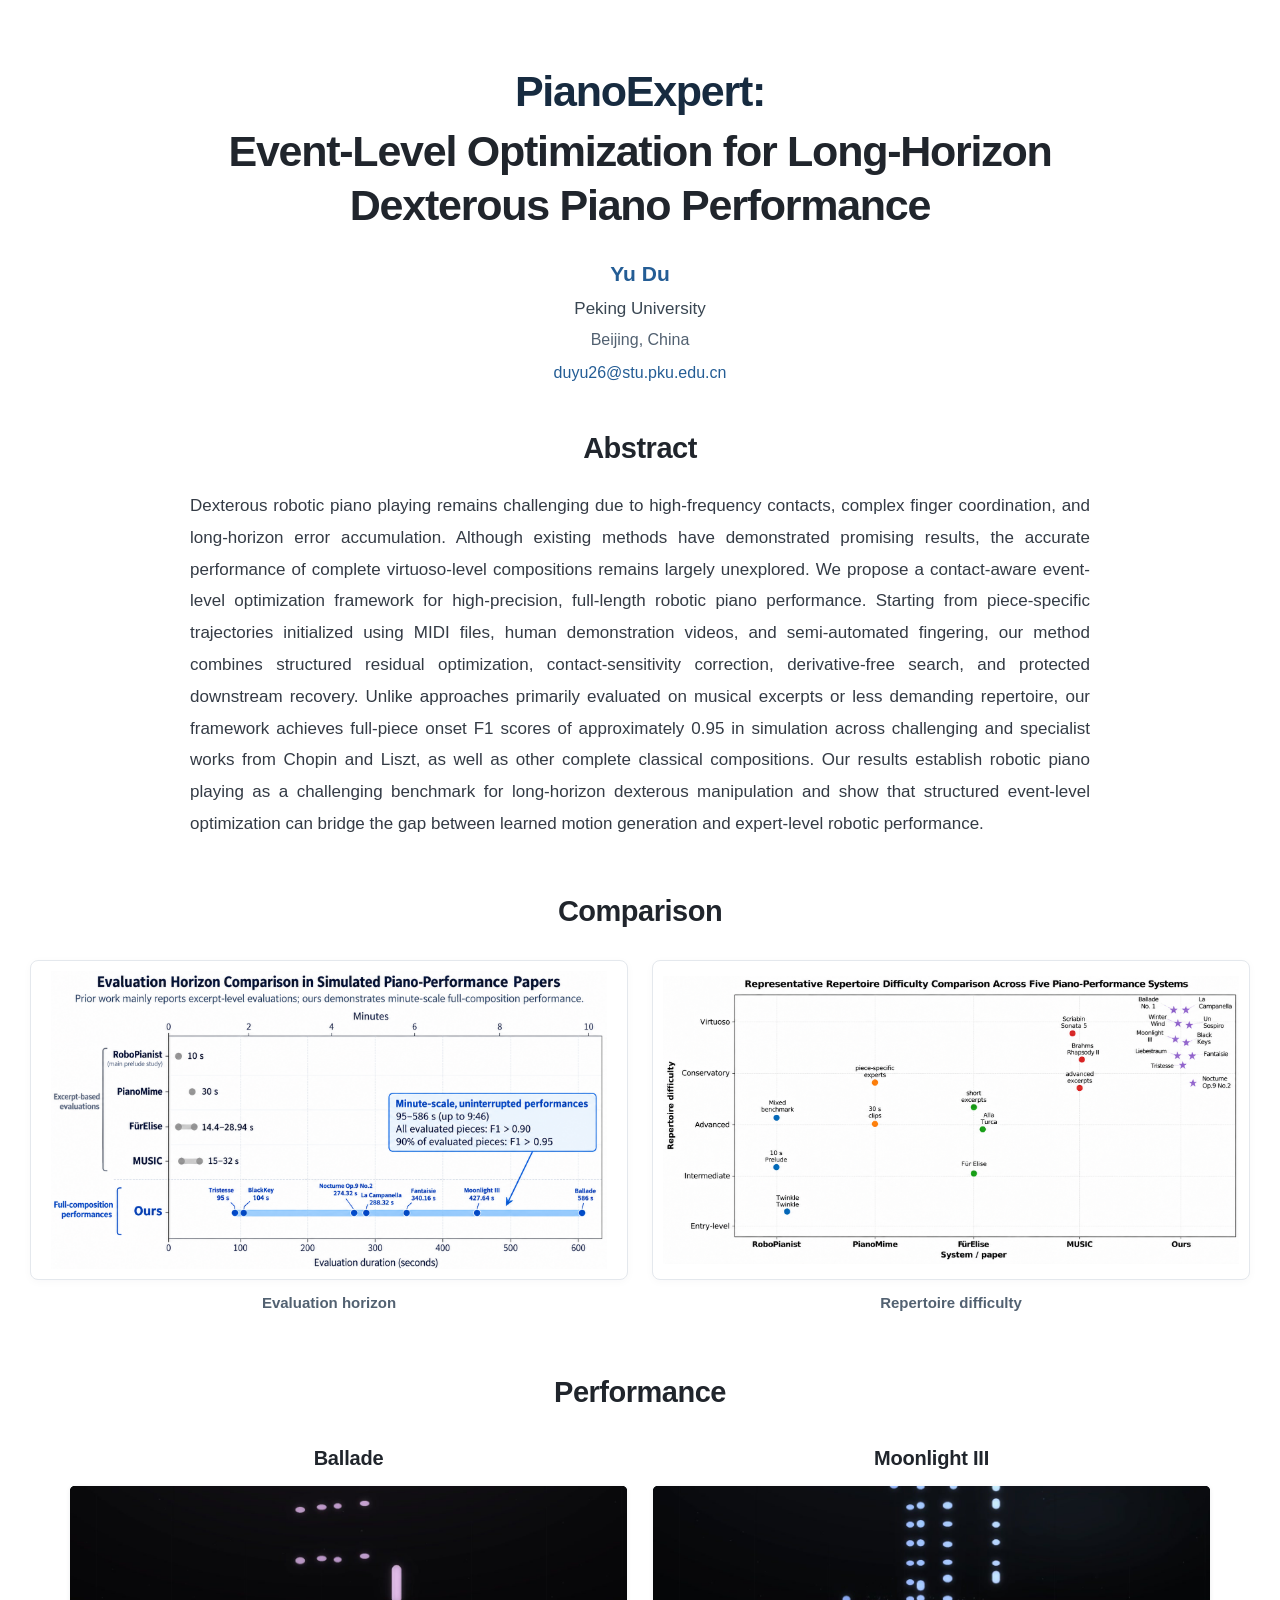
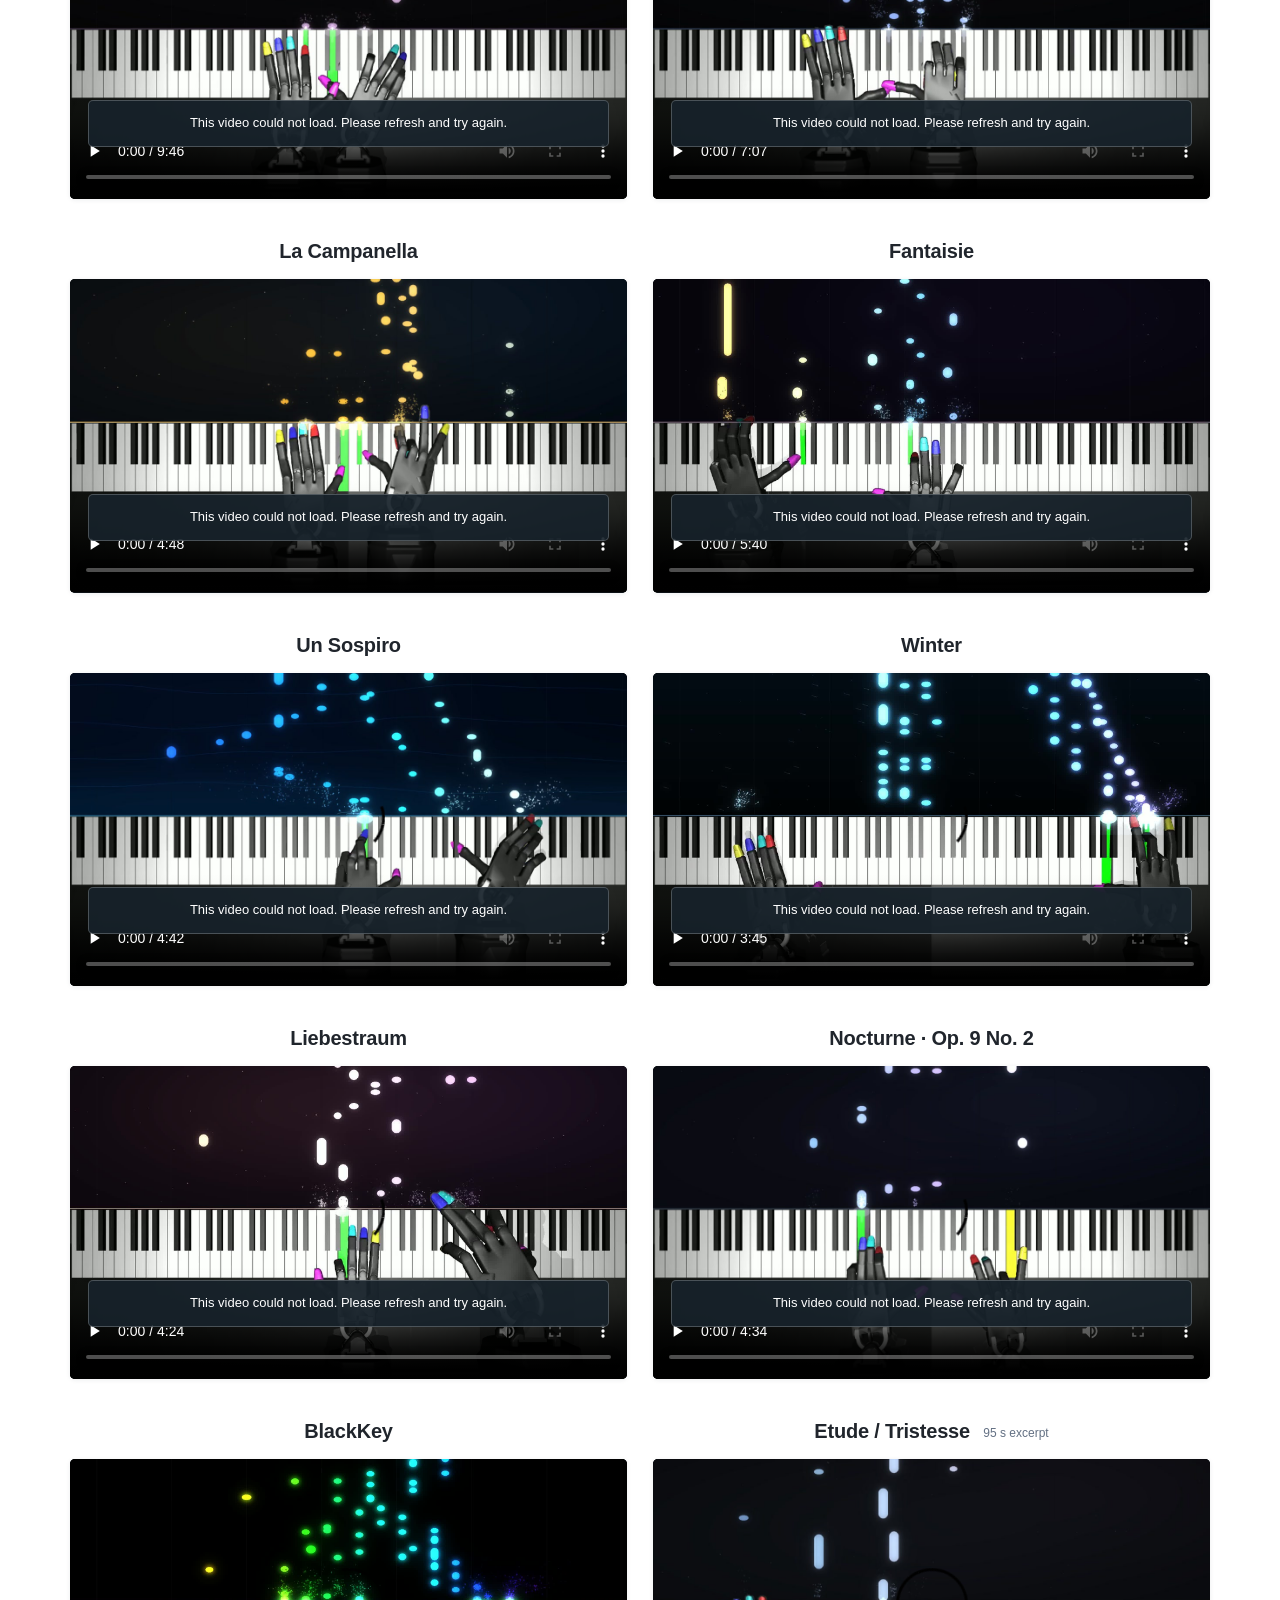
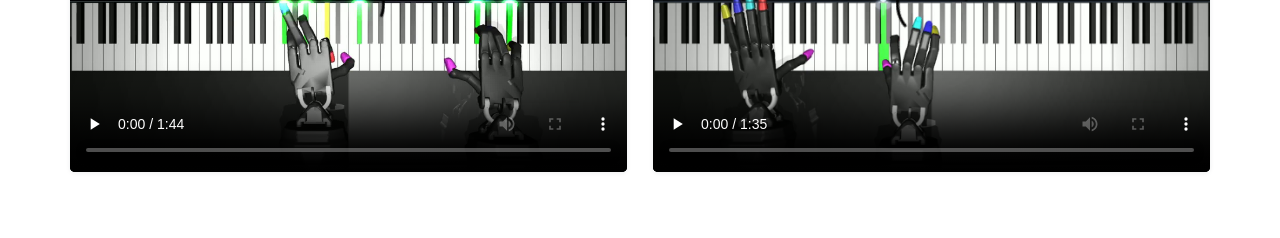
<file: site/index.html>
<!doctype html>
<html lang="en">
<head>
  <meta charset="utf-8">
  <meta name="viewport" content="width=device-width, initial-scale=1">
  <meta name="description" content="PianoExpert by Yu Du, Peking University. Contact-aware event-level optimization for dexterous robotic piano performance, with ten simulation videos.">
  <meta name="theme-color" content="#ffffff">
  <title>PianoExpert: Event-Level Optimization for Long-Horizon Dexterous Piano Performance</title>
  <link rel="stylesheet" href="style.css">
  <script src="assets/hls.min.js" defer></script>
  <script src="player.js" defer></script>
  <script src="app.js" defer></script>
</head>
<body>
  <header class="page-header">
    <h1><span class="project-name">PianoExpert:</span> Event-Level Optimization for Long-Horizon<br class="title-break"> Dexterous Piano Performance</h1>
    <p class="author">Yu Du</p>
    <p class="affiliation">Peking University</p>
    <p class="location">Beijing, China</p>
    <p class="contact"><a href="mailto:duyu26@stu.pku.edu.cn">duyu26@stu.pku.edu.cn</a></p>
  </header>
  <main>
    <section class="abstract-section" aria-labelledby="abstract-title">
      <h2 id="abstract-title">Abstract</h2>
      <p class="abstract">Dexterous robotic piano playing remains challenging due to high-frequency contacts, complex finger coordination, and long-horizon error accumulation. Although existing methods have demonstrated promising results, the accurate performance of complete virtuoso-level compositions remains largely unexplored. We propose a contact-aware event-level optimization framework for high-precision, full-length robotic piano performance. Starting from piece-specific trajectories initialized using MIDI files, human demonstration videos, and semi-automated fingering, our method combines structured residual optimization, contact-sensitivity correction, derivative-free search, and protected downstream recovery. Unlike approaches primarily evaluated on musical excerpts or less demanding repertoire, our framework achieves full-piece onset F1 scores of approximately 0.95 in simulation across challenging and specialist works from Chopin and Liszt, as well as other complete classical compositions. Our results establish robotic piano playing as a challenging benchmark for long-horizon dexterous manipulation and show that structured event-level optimization can bridge the gap between learned motion generation and expert-level robotic performance.</p>
    </section>
    <section id="comparison" class="comparison-section" aria-labelledby="comparison-title">
      <h2 id="comparison-title">Comparison</h2>
      <div class="comparison-grid">
        <figure class="comparison-figure">
          <a class="comparison-image" href="assets/comparison-evaluation-horizon.png" target="_blank" rel="noopener" aria-label="Open the evaluation horizon comparison at full resolution">
            <img src="assets/comparison-evaluation-horizon.png" width="1672" height="896" alt="Evaluation horizon comparison across RoboPianist, PianoMime, FürElise, MUSIC, and PianoExpert." loading="lazy" decoding="async">
          </a>
          <figcaption>Evaluation horizon</figcaption>
        </figure>
        <figure class="comparison-figure">
          <a class="comparison-image" href="assets/comparison-repertoire-difficulty.png" target="_blank" rel="noopener" aria-label="Open the repertoire difficulty comparison at full resolution">
            <img src="assets/comparison-repertoire-difficulty.png" width="1774" height="887" alt="Representative repertoire difficulty comparison across five piano-performance systems." loading="lazy" decoding="async">
          </a>
          <figcaption>Repertoire difficulty</figcaption>
        </figure>
      </div>
    </section>
    <section class="performance-section" aria-labelledby="performance-title">
      <h2 id="performance-title">Performance</h2>
      <div class="performance-grid">
        <article class="performance-item">
          <h3 id="title-ballade">Ballade</h3>
          <div class="video-wrap">
            <video id="video-ballade" data-piece="ballade" controls playsinline preload="metadata" poster="assets/ballade-frame.jpg" aria-labelledby="title-ballade" tabindex="0"></video>
            <p class="video-message" role="status" hidden>This video could not load. Please refresh and try again.</p>
          </div>
        </article>
        <article class="performance-item">
          <h3 id="title-moonlight">Moonlight III</h3>
          <div class="video-wrap">
            <video id="video-moonlight" data-piece="moonlight" controls playsinline preload="metadata" poster="assets/moonlight-frame.jpg" aria-labelledby="title-moonlight" tabindex="0"></video>
            <p class="video-message" role="status" hidden>This video could not load. Please refresh and try again.</p>
          </div>
        </article>
        <article class="performance-item">
          <h3 id="title-campanella">La Campanella</h3>
          <div class="video-wrap">
            <video id="video-campanella" data-piece="campanella" controls playsinline preload="metadata" poster="assets/campanella-frame.jpg" aria-labelledby="title-campanella" tabindex="0"></video>
            <p class="video-message" role="status" hidden>This video could not load. Please refresh and try again.</p>
          </div>
        </article>
        <article class="performance-item">
          <h3 id="title-fantaisie">Fantaisie</h3>
          <div class="video-wrap">
            <video id="video-fantaisie" data-piece="fantaisie" controls playsinline preload="metadata" poster="assets/fantaisie-frame.jpg" aria-labelledby="title-fantaisie" tabindex="0"></video>
            <p class="video-message" role="status" hidden>This video could not load. Please refresh and try again.</p>
          </div>
        </article>
        <article class="performance-item">
          <h3 id="title-unsospiro">Un Sospiro</h3>
          <div class="video-wrap">
            <video id="video-unsospiro" data-piece="unsospiro" controls playsinline preload="metadata" poster="assets/unsospiro-frame.jpg" aria-labelledby="title-unsospiro" tabindex="0"></video>
            <p class="video-message" role="status" hidden>This video could not load. Please refresh and try again.</p>
          </div>
        </article>
        <article class="performance-item">
          <h3 id="title-winter">Winter</h3>
          <div class="video-wrap">
            <video id="video-winter" data-piece="winter" controls playsinline preload="metadata" poster="assets/winter-frame.jpg" aria-labelledby="title-winter" tabindex="0"></video>
            <p class="video-message" role="status" hidden>This video could not load. Please refresh and try again.</p>
          </div>
        </article>
        <article class="performance-item">
          <h3 id="title-liebestraum">Liebestraum</h3>
          <div class="video-wrap">
            <video id="video-liebestraum" data-piece="liebestraum" controls playsinline preload="metadata" poster="assets/liebestraum-frame.jpg" aria-labelledby="title-liebestraum" tabindex="0"></video>
            <p class="video-message" role="status" hidden>This video could not load. Please refresh and try again.</p>
          </div>
        </article>
        <article class="performance-item">
          <h3 id="title-nocturne">Nocturne · Op. 9 No. 2</h3>
          <div class="video-wrap">
            <video id="video-nocturne" data-piece="nocturne" controls playsinline preload="metadata" poster="assets/nocturne-frame.jpg" aria-labelledby="title-nocturne" tabindex="0"></video>
            <p class="video-message" role="status" hidden>This video could not load. Please refresh and try again.</p>
          </div>
        </article>
        <article class="performance-item">
          <h3 id="title-blackkey">BlackKey</h3>
          <div class="video-wrap">
            <video id="video-blackkey" data-piece="blackkey" controls playsinline preload="metadata" poster="assets/blackkey-frame.jpg" aria-labelledby="title-blackkey" tabindex="0"></video>
            <p class="video-message" role="status" hidden>This video could not load. Please refresh and try again.</p>
          </div>
        </article>
        <article class="performance-item">
          <h3 id="title-etude">Etude / Tristesse <span class="excerpt">95 s excerpt</span></h3>
          <div class="video-wrap">
            <video id="video-etude" data-piece="etude" controls playsinline preload="metadata" poster="assets/etude-frame.jpg" aria-labelledby="title-etude" tabindex="0"></video>
            <p class="video-message" role="status" hidden>This video could not load. Please refresh and try again.</p>
          </div>
        </article>
      </div>
    </section>
  </main>
</body>
</html>
</file>
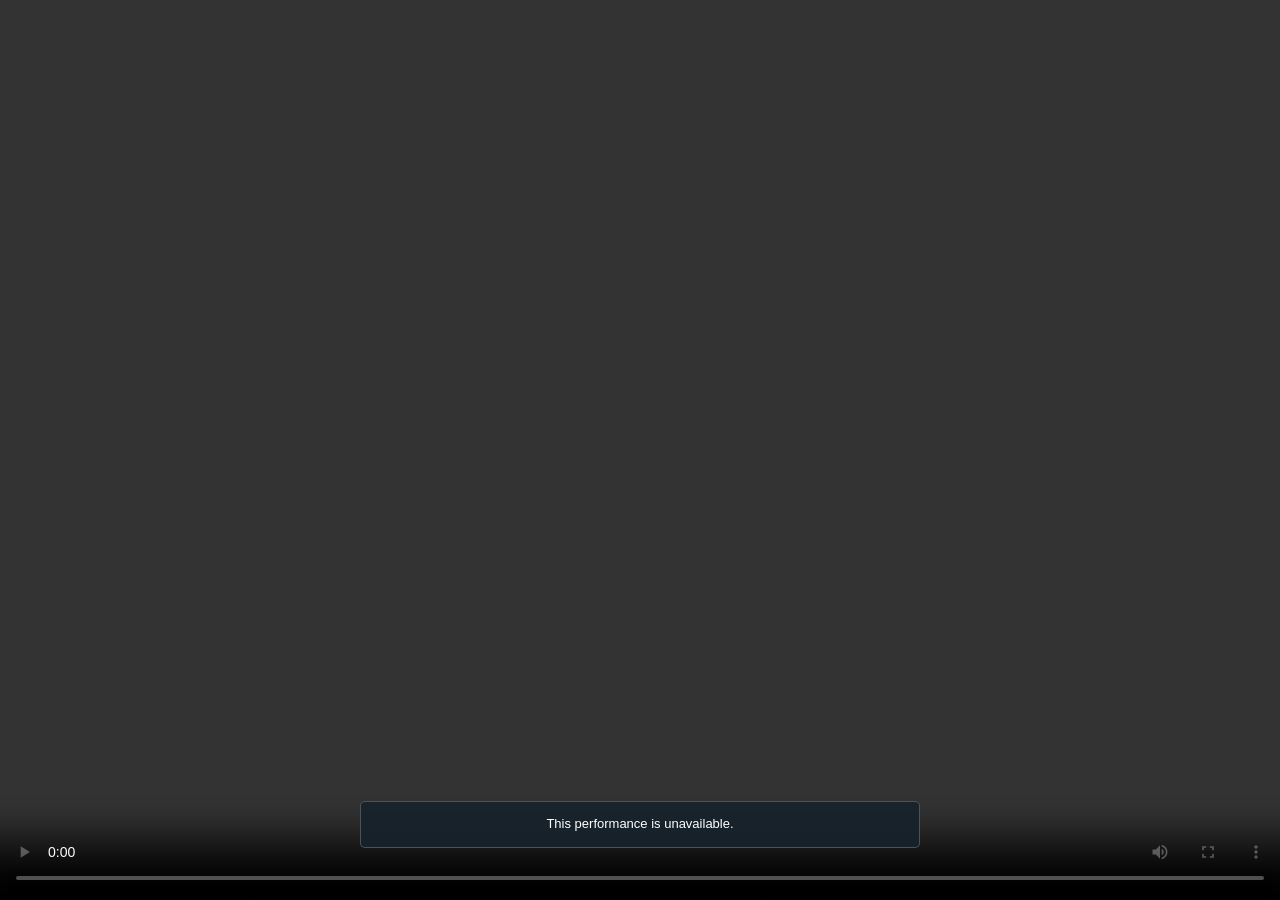
<file: site/player.html>
<!doctype html>
<html lang="en">
<head>
  <meta charset="utf-8">
  <meta name="viewport" content="width=device-width, initial-scale=1">
  <meta name="robots" content="noindex">
  <title>PianoExpert performance</title>
  <link rel="stylesheet" href="style.css">
  <script src="assets/hls.min.js" defer></script>
  <script src="player.js" defer></script>
</head>
<body class="player-page">
  <div class="video-wrap">
    <video id="embedded-video" controls playsinline preload="metadata" aria-label="PianoExpert simulation performance"></video>
    <p class="video-message" role="status" hidden>This video could not load. Please refresh and try again.</p>
  </div>
</body>
</html>
</file>
<file: site/style.css>
@charset "UTF-8";
:root{color-scheme:light;--ink:#20252c;--muted:#637083;--link:#245d95;--line:#e4e8ed;--font:Arial,"Helvetica Neue","Segoe UI",sans-serif}
*{box-sizing:border-box}
html{scroll-behavior:smooth}
body{margin:0;background:#fff;color:var(--ink);font:17px/1.8 var(--font);-webkit-font-smoothing:antialiased}
h1,h2,h3,p{margin:0}
button,video{font:inherit}
a{color:var(--link);text-decoration:none}
a:focus-visible,video:focus-visible{outline:3px solid #3a80b9;outline-offset:5px}
.page-header{max-width:1100px;margin:0 auto;padding:65px 30px 43px;text-align:center}
h1{font-size:clamp(28px,3.6vw,43px);line-height:1.24;font-weight:700;letter-spacing:-1.25px;text-wrap:balance}
.project-name{display:block;margin-bottom:7px;color:#172b40}
.author{margin-top:25px;font-size:21px;line-height:1.6;color:var(--link);font-weight:600}
.affiliation{font-size:17px;color:#394652;margin-top:3px}
.location{font-size:16px;line-height:1.65;color:#526171;margin-top:3px}
.contact{font-size:16px;line-height:1.65;margin-top:6px}
.contact a:hover{text-decoration:underline;text-underline-offset:3px}
.abstract-section{width:min(900px,calc(100% - 60px));margin:0 auto;padding:0 0 52px}
h2{text-align:center;font-size:29px;line-height:1.35;letter-spacing:-.5px;font-weight:700}
.abstract{margin-top:22px;text-align:justify;line-height:1.87;font-size:17px;color:#343b45}
.performance-section{width:min(1140px,calc(100% - 60px));margin:0 auto;padding:0 0 66px}
.performance-section>h2{margin-bottom:31px}
.performance-grid{display:grid;grid-template-columns:repeat(2,minmax(0,1fr));gap:37px 26px}
.performance-item{min-width:0}
.performance-item h3{text-align:center;font-size:20px;line-height:1.5;font-weight:600;margin-bottom:13px;letter-spacing:-.2px}
.excerpt{font-size:12px;font-weight:500;color:var(--muted);display:inline-block;margin-left:8px;vertical-align:middle;letter-spacing:0}
.video-wrap{position:relative;aspect-ratio:16/9;overflow:hidden;border-radius:5px;background:#0d1216;box-shadow:0 1px 5px #15243814}
video{display:block;width:100%;height:100%;object-fit:contain;background:#0d1216}
.video-message{position:absolute;inset:auto 18px 52px;margin:0;padding:12px 15px;color:#fff;background:#17222bea;border:1px solid #ffffff39;border-radius:5px;text-align:center;font-size:13px;line-height:1.6}
[hidden]{display:none!important}
.player-page{height:100vh;height:100dvh;width:100vw;overflow:hidden;background:#0d1216}
.player-page .video-wrap{width:100%;height:100%;aspect-ratio:auto;border:0;border-radius:0;box-shadow:none}
.player-page .video-message{max-width:560px;margin-inline:auto}
@media(min-width:1450px){.page-header{padding-top:76px}}
@media(max-width:760px){body{font-size:16px}.page-header{padding:42px 22px 35px}h1{font-size:31px;line-height:1.27;letter-spacing:-.85px}.project-name{margin-bottom:8px}.author{font-size:20px;margin-top:23px}.affiliation{font-size:15px}.abstract-section{width:calc(100% - 40px);padding-bottom:39px}h2{font-size:26px}.abstract{font-size:15px;line-height:1.88;margin-top:19px;text-align:left}.performance-section{width:calc(100% - 32px);padding-bottom:42px}.performance-section>h2{margin-bottom:25px}.performance-grid{grid-template-columns:1fr;gap:29px}.performance-item h3{font-size:19px;margin-bottom:11px}.excerpt{font-size:11px;margin-left:6px}.video-wrap{border-radius:4px}.video-message{font-size:12px;inset:auto 12px 48px;padding:10px 12px}}
@media(prefers-reduced-motion:reduce){html{scroll-behavior:auto}}
@media(max-width:760px){.title-break{display:none}.location,.contact{font-size:14px}}
.comparison-section{width:min(1440px,calc(100% - 60px));margin:0 auto;padding:0 0 58px;scroll-margin-top:28px}
.comparison-section>h2{margin-bottom:29px}
.comparison-grid{display:grid;grid-template-columns:repeat(2,minmax(0,1fr));gap:24px;align-items:start}
.comparison-figure{margin:0;min-width:0}
.comparison-image{display:flex;align-items:center;aspect-ratio:1672/896;padding:10px;border:1px solid var(--line);border-radius:8px;background:#fff;cursor:zoom-in;box-shadow:0 2px 9px #15243808}
.comparison-image:hover{border-color:#c3d2e2;box-shadow:0 3px 13px #15243810}
.comparison-image img{display:block;width:100%;height:auto;max-height:100%;object-fit:contain}
.comparison-figure figcaption{text-align:center;margin-top:12px;font-size:15px;font-weight:600;line-height:1.5;color:#526171}
@media(max-width:560px){.comparison-section{width:calc(100% - 32px);padding-bottom:42px}.comparison-section>h2{margin-bottom:24px}.comparison-grid{grid-template-columns:1fr;gap:25px}.comparison-image{padding:7px;border-radius:6px}.comparison-figure figcaption{margin-top:10px;font-size:14px}}
</file>
